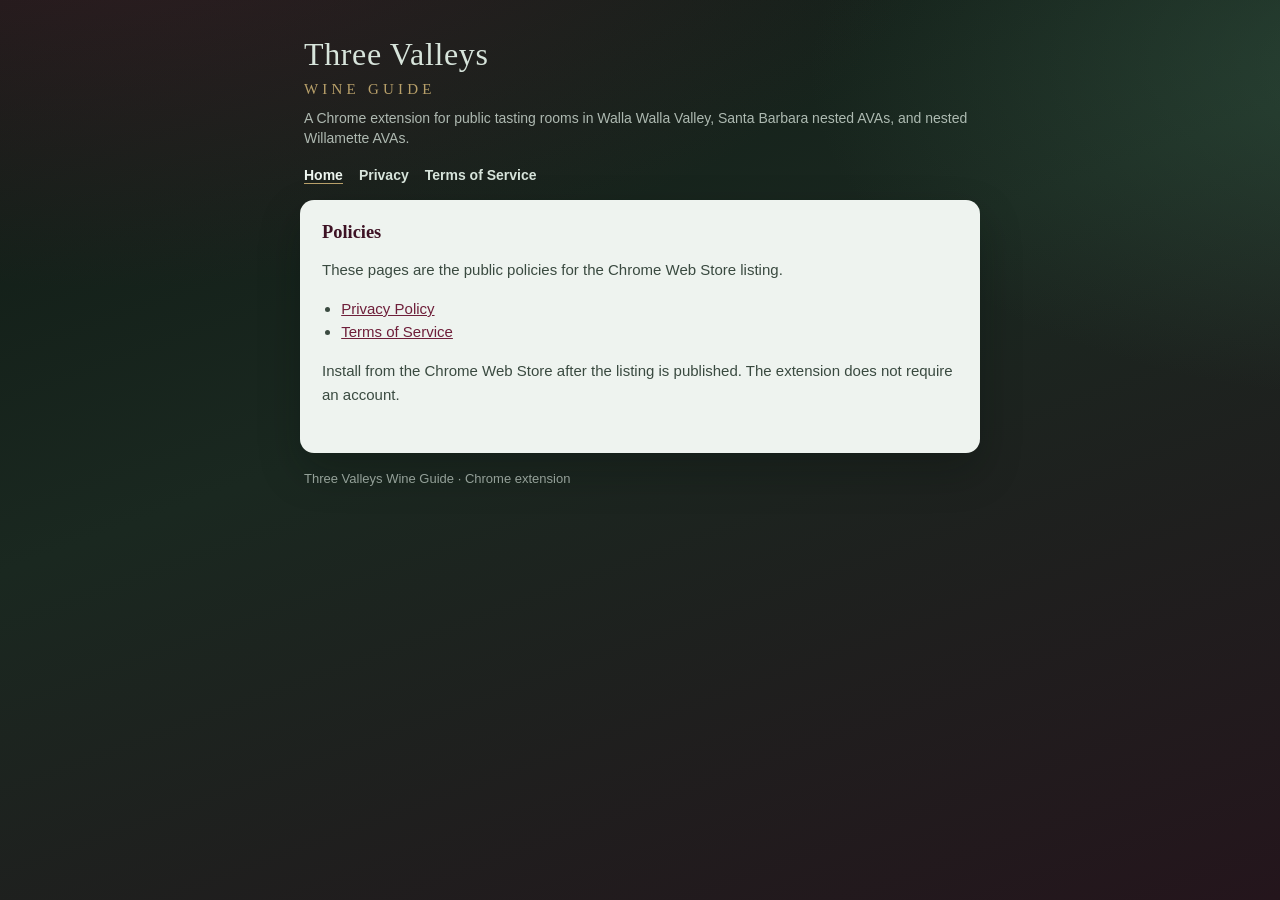
<file: index.html>
<!DOCTYPE html>
<html lang="en">
  <head>
    <meta charset="UTF-8" />
    <meta name="viewport" content="width=device-width, initial-scale=1" />
    <title>Three Valleys Wine Guide</title>
    <link rel="stylesheet" href="styles.css" />
  </head>
  <body>
    <div class="shell">
      <header class="hero">
        <p class="brand">Three Valleys</p>
        <h1 class="headline">Wine Guide</h1>
        <p class="lede">
          A Chrome extension for public tasting rooms in Walla Walla Valley, Santa Barbara nested
          AVAs, and nested Willamette AVAs.
        </p>
      </header>
      <nav>
        <a href="index.html" aria-current="page">Home</a>
        <a href="privacy.html">Privacy</a>
        <a href="terms.html">Terms of Service</a>
      </nav>
      <main class="panel">
        <h2>Policies</h2>
        <p>These pages are the public policies for the Chrome Web Store listing.</p>
        <ul>
          <li><a href="privacy.html">Privacy Policy</a></li>
          <li><a href="terms.html">Terms of Service</a></li>
        </ul>
        <p>
          Install from the Chrome Web Store after the listing is published. The extension does not
          require an account.
        </p>
      </main>
      <footer>Three Valleys Wine Guide · Chrome extension</footer>
    </div>
  </body>
</html>
</file>
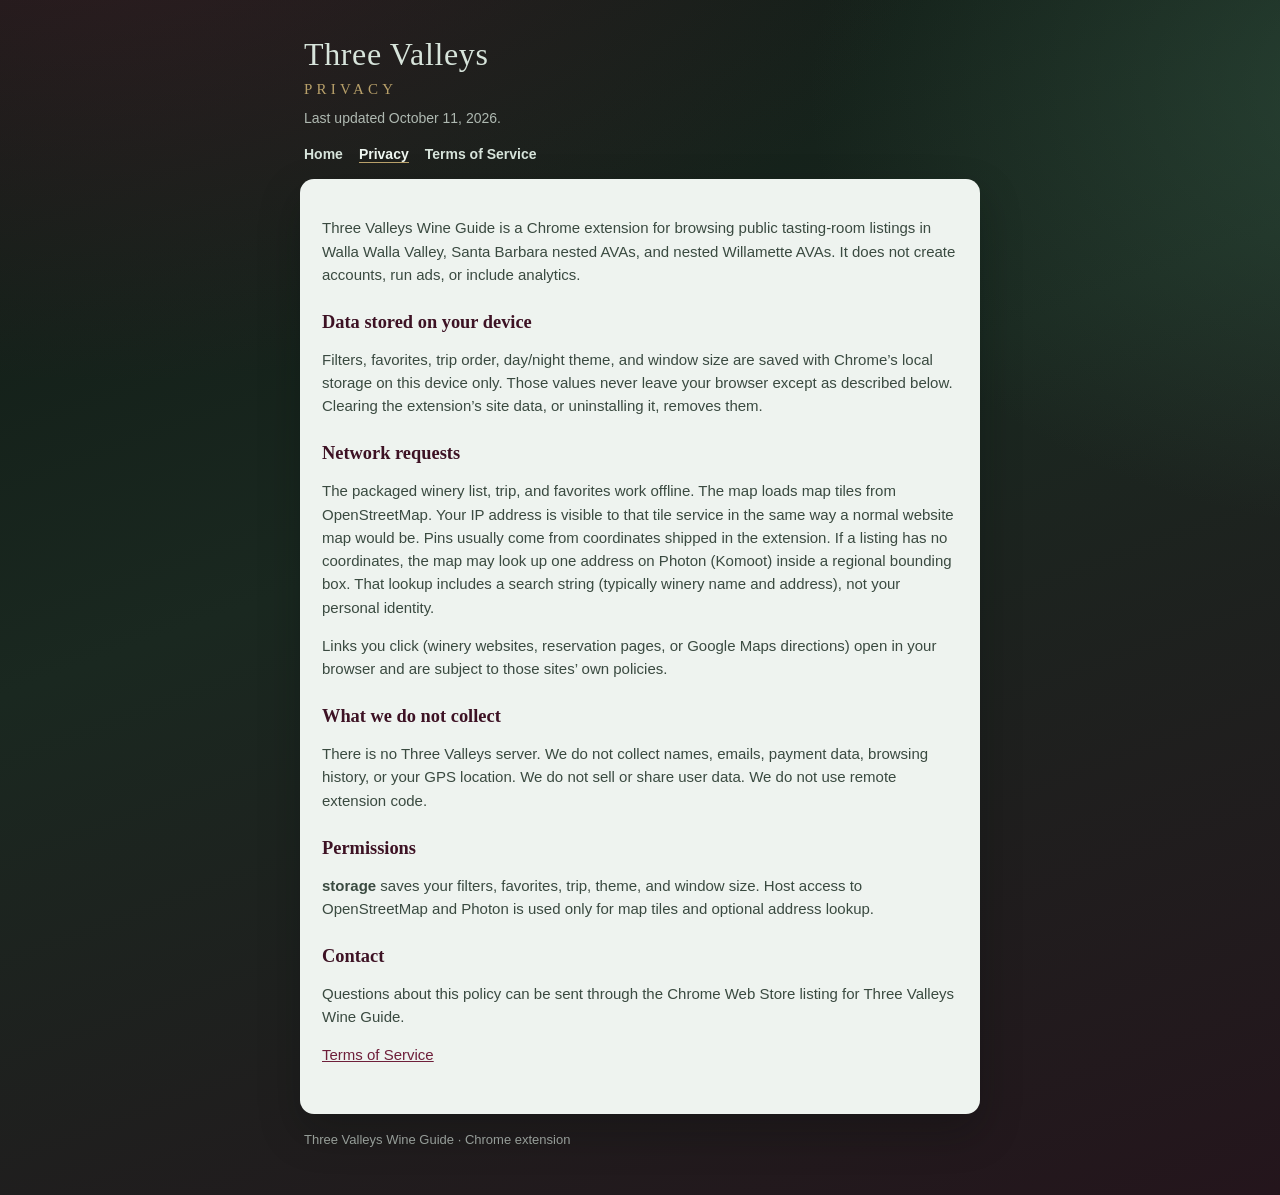
<file: privacy.html>
<!DOCTYPE html>
<html lang="en">
  <head>
    <meta charset="UTF-8" />
    <meta name="viewport" content="width=device-width, initial-scale=1" />
    <title>Privacy — Three Valleys Wine Guide</title>
    <link rel="stylesheet" href="styles.css" />
  </head>
  <body>
    <div class="shell">
      <header class="hero">
        <p class="brand">Three Valleys</p>
        <h1 class="headline">Privacy</h1>
        <p class="lede">Last updated October 11, 2026.</p>
      </header>
      <nav>
        <a href="index.html">Home</a>
        <a href="privacy.html" aria-current="page">Privacy</a>
        <a href="terms.html">Terms of Service</a>
      </nav>
      <main class="panel">
        <p>
          Three Valleys Wine Guide is a Chrome extension for browsing public tasting-room listings
          in Walla Walla Valley, Santa Barbara nested AVAs, and nested Willamette AVAs. It does not
          create accounts, run ads, or include analytics.
        </p>
        <h2>Data stored on your device</h2>
        <p>
          Filters, favorites, trip order, day/night theme, and window size are saved with Chrome’s
          local storage on this device only. Those values never leave your browser except as
          described below. Clearing the extension’s site data, or uninstalling it, removes them.
        </p>
        <h2>Network requests</h2>
        <p>
          The packaged winery list, trip, and favorites work offline. The map loads map tiles from
          OpenStreetMap. Your IP address is visible to that tile service in the same way a normal
          website map would be. Pins usually come from coordinates shipped in the extension. If a
          listing has no coordinates, the map may look up one address on Photon (Komoot) inside a
          regional bounding box. That lookup includes a search string (typically winery name and
          address), not your personal identity.
        </p>
        <p>
          Links you click (winery websites, reservation pages, or Google Maps directions) open in
          your browser and are subject to those sites’ own policies.
        </p>
        <h2>What we do not collect</h2>
        <p>
          There is no Three Valleys server. We do not collect names, emails, payment data, browsing
          history, or your GPS location. We do not sell or share user data. We do not use remote
          extension code.
        </p>
        <h2>Permissions</h2>
        <p>
          <strong>storage</strong> saves your filters, favorites, trip, theme, and window size. Host
          access to OpenStreetMap and Photon is used only for map tiles and optional address lookup.
        </p>
        <h2>Contact</h2>
        <p>
          Questions about this policy can be sent through the Chrome Web Store listing for Three
          Valleys Wine Guide.
        </p>
        <p><a href="terms.html">Terms of Service</a></p>
      </main>
      <footer>Three Valleys Wine Guide · Chrome extension</footer>
    </div>
  </body>
</html>
</file>
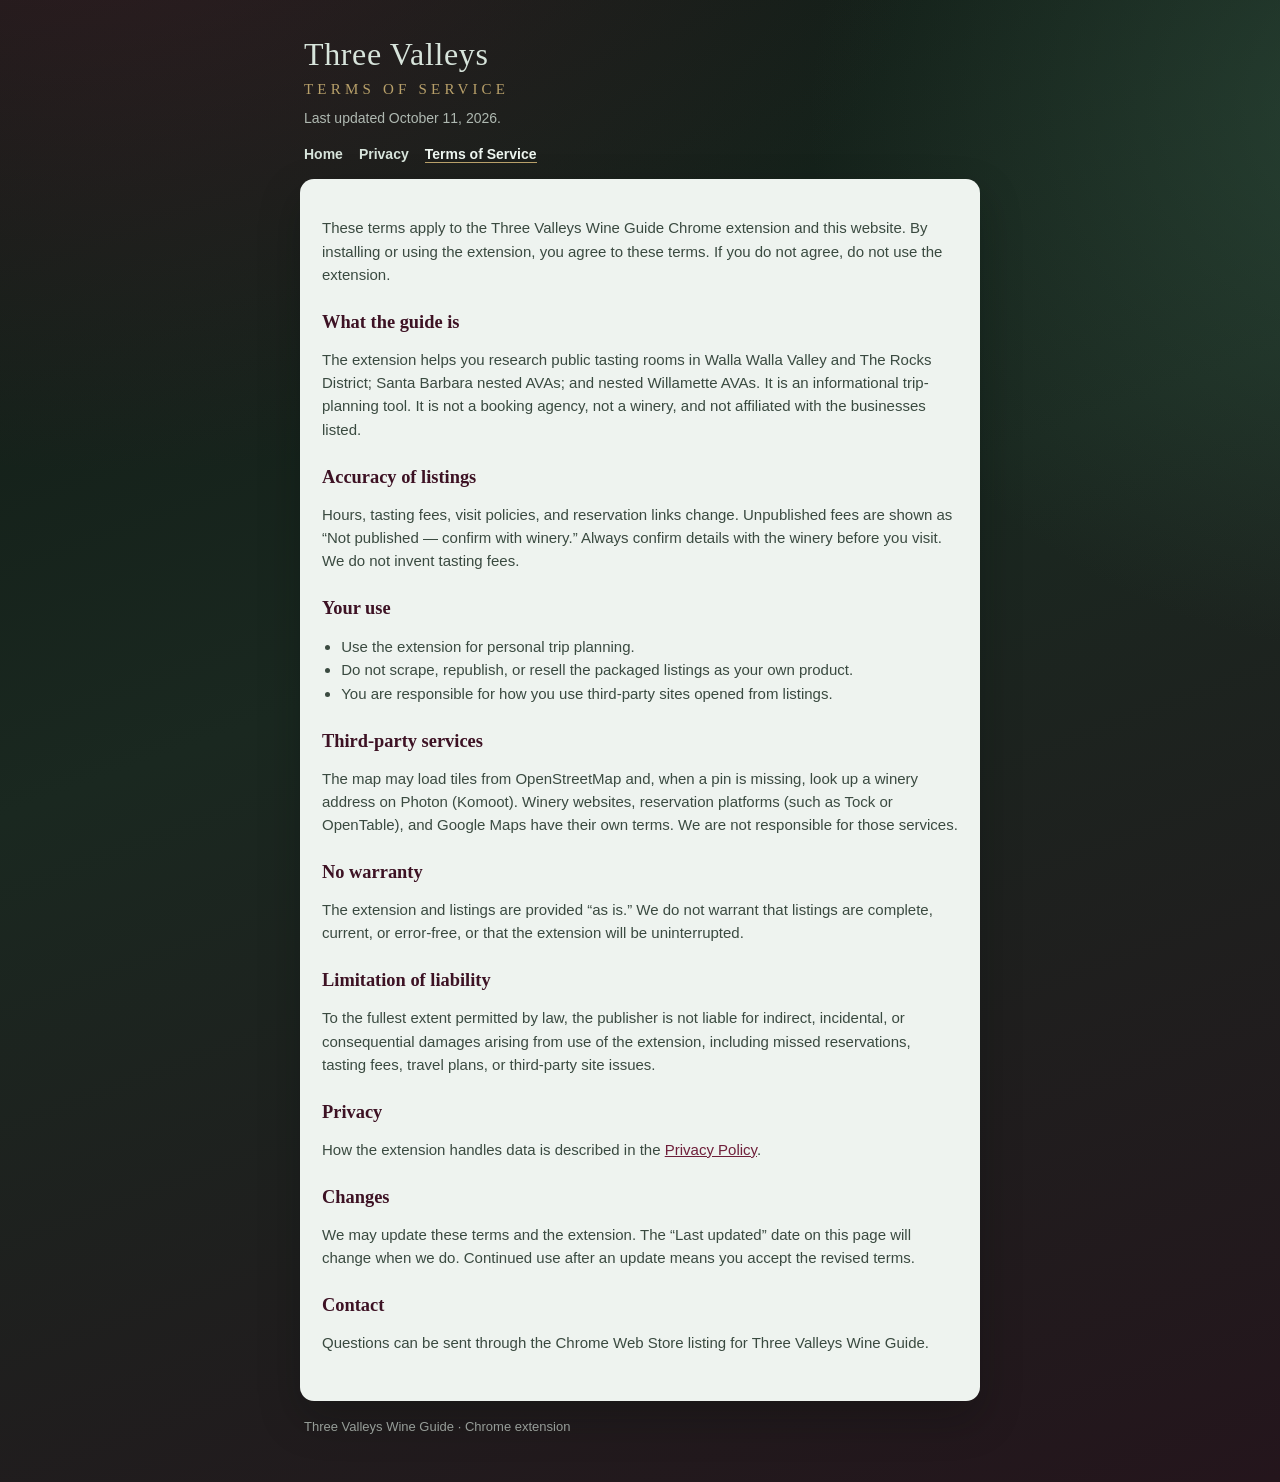
<file: terms.html>
<!DOCTYPE html>
<html lang="en">
  <head>
    <meta charset="UTF-8" />
    <meta name="viewport" content="width=device-width, initial-scale=1" />
    <title>Terms of Service — Three Valleys Wine Guide</title>
    <link rel="stylesheet" href="styles.css" />
  </head>
  <body>
    <div class="shell">
      <header class="hero">
        <p class="brand">Three Valleys</p>
        <h1 class="headline">Terms of Service</h1>
        <p class="lede">Last updated October 11, 2026.</p>
      </header>
      <nav>
        <a href="index.html">Home</a>
        <a href="privacy.html">Privacy</a>
        <a href="terms.html" aria-current="page">Terms of Service</a>
      </nav>
      <main class="panel">
        <p>
          These terms apply to the Three Valleys Wine Guide Chrome extension and this website. By
          installing or using the extension, you agree to these terms. If you do not agree, do not
          use the extension.
        </p>
        <h2>What the guide is</h2>
        <p>
          The extension helps you research public tasting rooms in Walla Walla Valley and The Rocks
          District; Santa Barbara nested AVAs; and nested Willamette AVAs. It is an informational
          trip-planning tool. It is not a booking agency, not a winery, and not affiliated with the
          businesses listed.
        </p>
        <h2>Accuracy of listings</h2>
        <p>
          Hours, tasting fees, visit policies, and reservation links change. Unpublished fees are
          shown as “Not published — confirm with winery.” Always confirm details with the winery
          before you visit. We do not invent tasting fees.
        </p>
        <h2>Your use</h2>
        <ul>
          <li>Use the extension for personal trip planning.</li>
          <li>Do not scrape, republish, or resell the packaged listings as your own product.</li>
          <li>You are responsible for how you use third-party sites opened from listings.</li>
        </ul>
        <h2>Third-party services</h2>
        <p>
          The map may load tiles from OpenStreetMap and, when a pin is missing, look up a winery
          address on Photon (Komoot). Winery websites, reservation platforms (such as Tock or
          OpenTable), and Google Maps have their own terms. We are not responsible for those
          services.
        </p>
        <h2>No warranty</h2>
        <p>
          The extension and listings are provided “as is.” We do not warrant that listings are
          complete, current, or error-free, or that the extension will be uninterrupted.
        </p>
        <h2>Limitation of liability</h2>
        <p>
          To the fullest extent permitted by law, the publisher is not liable for indirect,
          incidental, or consequential damages arising from use of the extension, including missed
          reservations, tasting fees, travel plans, or third-party site issues.
        </p>
        <h2>Privacy</h2>
        <p>
          How the extension handles data is described in the
          <a href="privacy.html">Privacy Policy</a>.
        </p>
        <h2>Changes</h2>
        <p>
          We may update these terms and the extension. The “Last updated” date on this page will
          change when we do. Continued use after an update means you accept the revised terms.
        </p>
        <h2>Contact</h2>
        <p>
          Questions can be sent through the Chrome Web Store listing for Three Valleys Wine Guide.
        </p>
      </main>
      <footer>Three Valleys Wine Guide · Chrome extension</footer>
    </div>
  </body>
</html>
</file>
<file: styles.css>
:root {
  --ink: #122018;
  --ink-soft: #3a4a40;
  --wine: #6e1f3a;
  --wine-deep: #3d1224;
  --leaf: #3f6b52;
  --brass: #b8a06a;
  --mist: #d7e4db;
  --font-display: "Palatino Linotype", Palatino, "Book Antiqua", Georgia, serif;
  --font-body: Candara, "Segoe UI", Calibri, sans-serif;
}

* {
  box-sizing: border-box;
}

html,
body {
  margin: 0;
  padding: 0;
}

body {
  min-height: 100vh;
  color: var(--ink);
  font-family: var(--font-body);
  background:
    radial-gradient(120% 80% at 8% -12%, rgba(110, 31, 58, 0.35), transparent 55%),
    radial-gradient(90% 70% at 110% 8%, rgba(63, 107, 82, 0.4), transparent 52%),
    linear-gradient(160deg, #0f1a14 0%, #1a2820 42%, #24151c 100%);
}

.shell {
  max-width: 720px;
  margin: 0 auto;
  padding: 28px 20px 48px;
}

.hero {
  padding: 8px 4px 18px;
}

.brand {
  margin: 0;
  font-family: var(--font-display);
  font-size: 32px;
  letter-spacing: 0.02em;
  color: var(--mist);
}

.headline {
  margin: 8px 0 0;
  font-family: var(--font-display);
  font-size: 15px;
  font-weight: 400;
  letter-spacing: 0.28em;
  text-transform: uppercase;
  color: var(--brass);
}

.lede {
  margin: 10px 0 0;
  font-size: 14px;
  line-height: 1.45;
  color: rgba(215, 228, 219, 0.78);
}

nav {
  display: flex;
  flex-wrap: wrap;
  gap: 8px 16px;
  margin: 0 4px 16px;
}

nav a {
  color: var(--mist);
  font-size: 14px;
  font-weight: 600;
  text-decoration: none;
  border-bottom: 1px solid transparent;
}

nav a:hover,
nav a[aria-current="page"] {
  border-bottom-color: var(--brass);
  color: #eef6f0;
}

.panel {
  background: #eef3ef;
  border-radius: 14px;
  padding: 22px 22px 32px;
  box-shadow: 0 18px 40px rgba(8, 16, 12, 0.28);
}

.panel h2 {
  margin: 1.4em 0 0.4em;
  font-family: var(--font-display);
  font-size: 1.15rem;
  color: var(--wine-deep);
}

.panel h2:first-child {
  margin-top: 0;
}

.panel p,
.panel li {
  color: var(--ink-soft);
  line-height: 1.55;
  font-size: 15px;
}

.panel ul {
  padding-left: 1.2em;
}

.panel a {
  color: var(--wine);
}

footer {
  margin: 18px 4px 0;
  font-size: 13px;
  color: rgba(215, 228, 219, 0.65);
}
</file>
